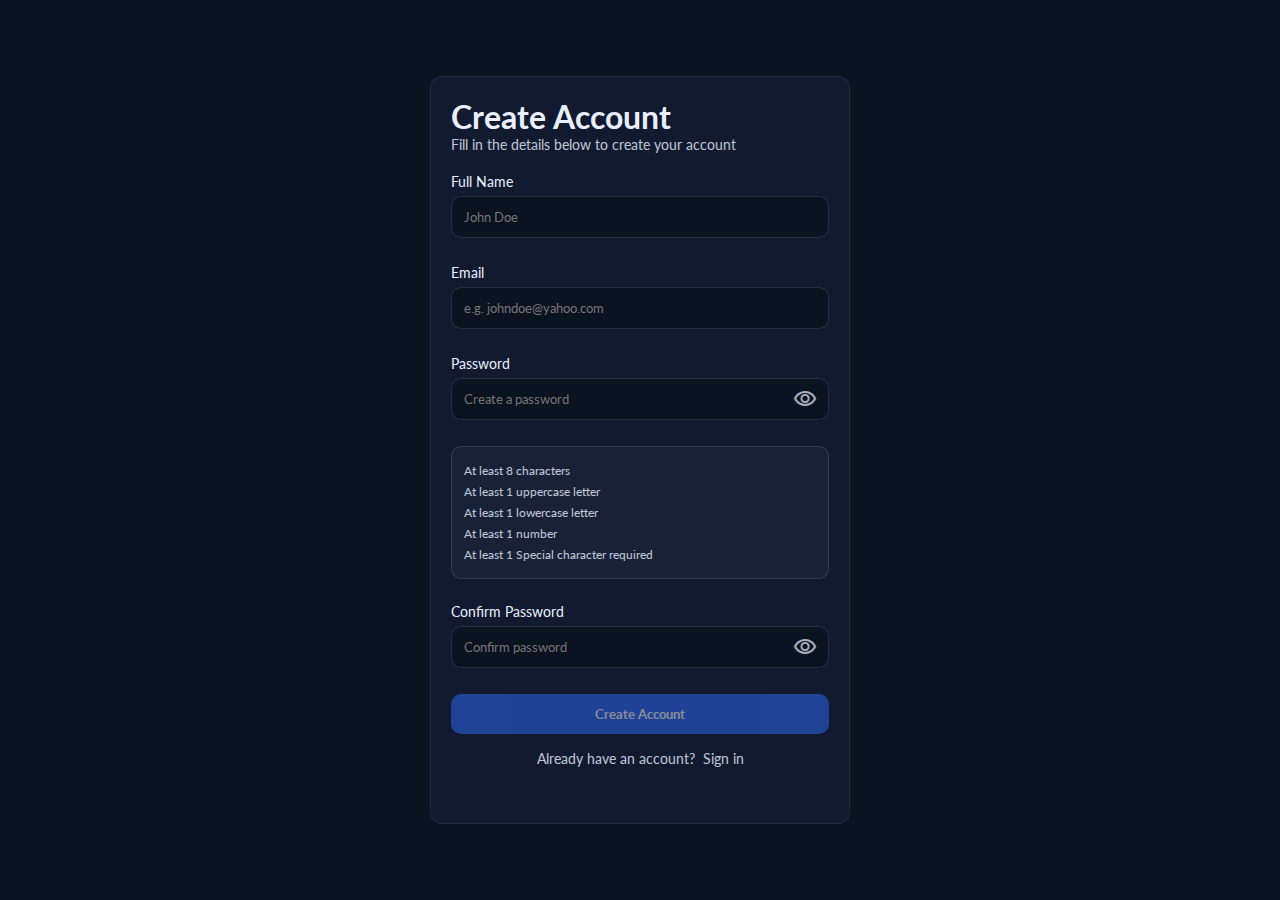
<file: index.html>
<!doctype html>
<html lang="en">
  <head>
    <meta charset="UTF-8" />
    <meta name="viewport" content="width=device-width, initial-scale=1.0" />
    <title>SignUp Form</title>
    <link rel="stylesheet" href="./style.css" />
    <link
      href="https://fonts.googleapis.com/css2?family=Material+Symbols+Outlined"
      rel="stylesheet"
    />
  </head>
  <body>
    <div class="mainContainer">
      <form id="form" class="form" novalidate>
        <h1>Create Account</h1>
        <p class="sub-heading">
          Fill in the details below to create your account
        </p>

        <div class="input-field">
          <label for="fullname">Full Name</label>
          <input
            type="text"
            name="fullname"
            id="fullname"
            placeholder="John Doe"
            autofocus
          />
          <p class="error" id="fullnameError"></p>
        </div>

        <div class="input-field">
          <label for="email">Email</label>
          <input
            type="email"
            name="email"
            id="email"
            placeholder="e.g. johndoe@yahoo.com"
          />
          <p class="error" id="emailError"></p>
        </div>

        <div class="input-field">
          <label for="password">Password</label>
          <div class="password-wrapper">
            <input
              type="password"
              name="password"
              id="password"
              placeholder="Create a password"
            />
            <span class="material-symbols-outlined" id="toggle-password">
              visibility
            </span>
          </div>
          <p class="error" id="passwordError"></p>
        </div>

        <div class="requirements">
          <p class="req" id="r1">At least 8 characters</p>
          <p class="req" id="r2">At least 1 uppercase letter</p>
          <p class="req" id="r3">At least 1 lowercase letter</p>
          <p class="req" id="r4">At least 1 number</p>
          <p class="req" id="r5">At least 1 Special character required</p>
        </div>

        <div class="input-field">
          <label for="confirmPassword">Confirm Password</label>
          <div class="confirm-password-wrapper">
            <input
              type="password"
              name="confirmPassword"
              id="confirmPassword"
              placeholder="Confirm password"
            />
            <span
              class="material-symbols-outlined"
              id="toggle-confirm-password"
            >
              visibility
            </span>
          </div>
          <p class="error" id="confirmPasswordError"></p>
        </div>

        <button type="submit" class="btn" id="button" disabled>
          Create Account
        </button>

        <div class="signInGroup">
          <p class="signInText">Already have an account?</p>
          <a href="./signin.html">Sign in</a>
        </div>

        <p class="formMsg" id="formMsg"></p>
      </form>
    </div>
    <script src="./script.js"></script>
  </body>
</html>
</file>
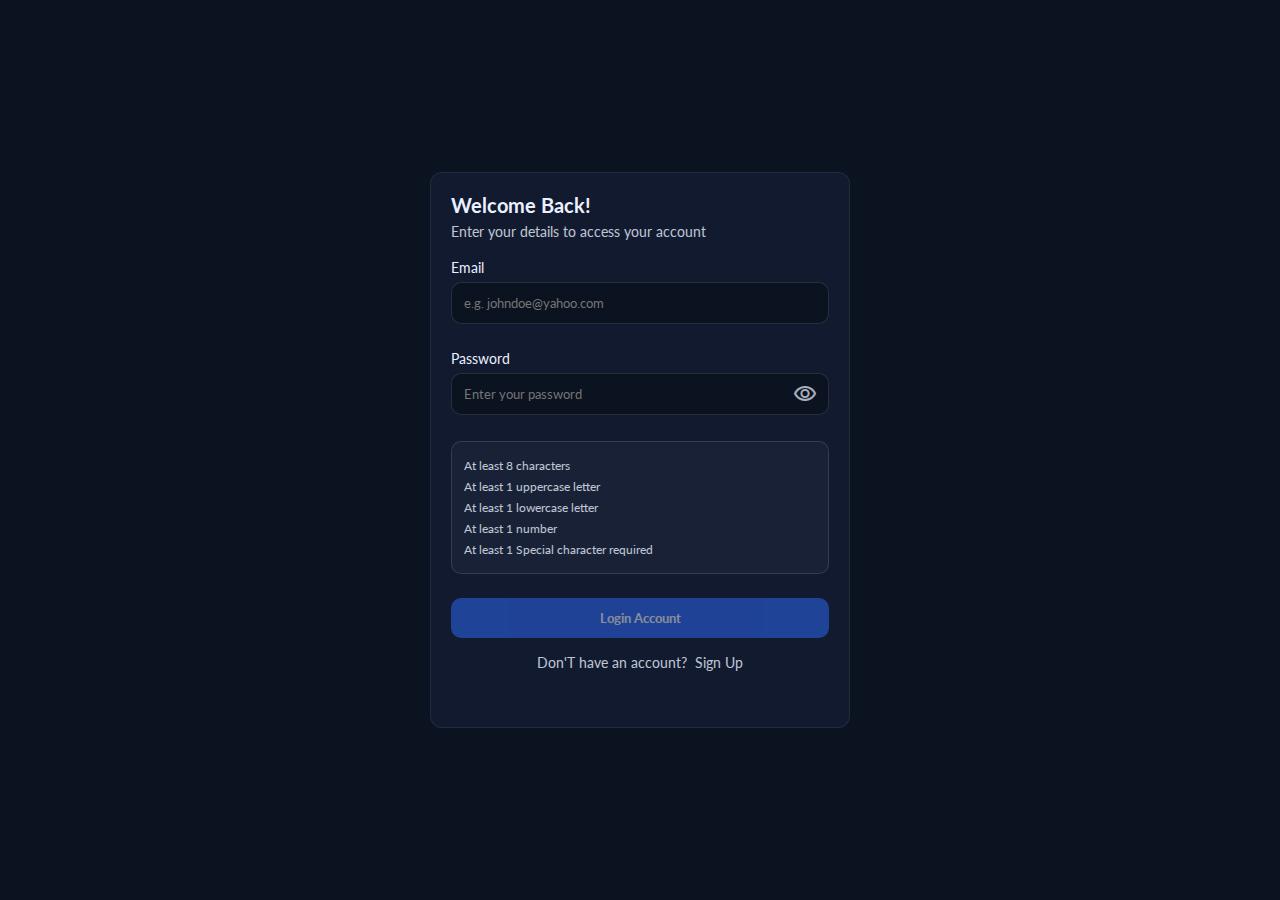
<file: signin.html>
<!doctype html>
<html lang="en">
  <head>
    <meta charset="UTF-8" />
    <meta name="viewport" content="width=device-width, initial-scale=1.0" />
    <title>SignIn Form</title>
    <link rel="stylesheet" href="./style.css" />
    <link
      href="https://fonts.googleapis.com/css2?family=Material+Symbols+Outlined"
      rel="stylesheet"
    />
  </head>
  <body>
    <div class="mainContainer">
      <form class="form" id="form" novalidate>
        <h1 class="mg ft">Welcome Back!</h1>
        <p class="sub-heading">Enter your details to access your account</p>

        <div class="input-field">
          <label for="email">Email</label>
          <input
            type="email"
            name="email"
            id="email"
            placeholder="e.g. johndoe@yahoo.com"
            autofocus
          />
          <p class="error" id="emailError"></p>
        </div>

        <div class="input-field">
          <label for="password">Password</label>
          <div class="password-wrapper">
            <input
              type="password"
              name="password"
              id="password"
              placeholder="Enter your password"
            />
            <span class="material-symbols-outlined" id="toggle-password">
              visibility
            </span>
          </div>
          <p class="error" id="passwordError"></p>
        </div>

        <div class="requirements">
          <p class="req" id="r1">At least 8 characters</p>
          <p class="req" id="r2">At least 1 uppercase letter</p>
          <p class="req" id="r3">At least 1 lowercase letter</p>
          <p class="req" id="r4">At least 1 number</p>
          <p class="req" id="r5">At least 1 Special character required</p>
        </div>

        <button type="submit" class="btn" id="button" disabled>
          Login Account
        </button>

        <div class="signUpGroup">
          <p class="signUpText">Don'T have an account?</p>
          <a href="./index.html">Sign Up</a>
        </div>

        <p class="formMsg" id="formMsg"></p>
      </form>
    </div>

    <script src="./signin.js"></script>
  </body>
</html>
</file>
<file: style.css>
@import url("https://fonts.googleapis.com/css2?family=Lato:ital,wght@0,100;0,300;0,400;0,700;0,900;1,100;1,300;1,400;1,700;1,900&display=swap");

* {
  box-sizing: border-box;
  margin: 0;
  padding: 0;
  font-family: "lato", sans-serif;
}

:root {
  /* COLORS */
  --bg: #0b1220;
  --formBg: #111a2e;
  --reqBgColor: #182135;
  --pryColor: #eaf0ff;
  --formBdColor: 1px solid rgba(255, 255, 255, 0.08);
  --inputBdColor: 1px solid rgba(255, 255, 255, 0.12);
  --validBdColor: #65b965;
  --invalid: #df3232;
  --error: #e04b4b;
  --formMsgColor: #65b965;
  --reqOkColor: #91e491;
  --btnBgColor: #2d6bff;
  --btnColor: #ffffff;

  /* TYPOGRAPHY */
  --bigFontSize: 20px;
  --normalFontSize: 16px;
  --mediumFontSize: 14px;
  --smallFontSize: 12px;
  --fontWeight: bold;

  /* PADDING */
  --spacingMedium: 1rem;
  --paddingBottom: 0 0 1.2rem;
  --paddingNormal: 20px;
  --paddingSmall: 12px;
  --paddingYX: 10px 12px;
  --padding: --spacingSmall 0 0.5rem;

  /* SPACING */
  --spacing1: 6px;
  --spacing1I: 8px;
  --spacing2: 10px;
  --spacing3: 12px;
  --spacing4: 14px;
  --spacing5: 16px;
  --spacing6: 18px;
  --spacing7: 20px;
  --spacing8: 24px;
}

.mainContainer {
  width: 100%;
  height: auto;
  min-height: 100vh;
  background: var(--bg);
  color: var(--pryColor);
  display: grid;
  place-items: center;
  padding: var(--spacingMedium) 0;
}

.form {
  width: min(420px, 100%);
  height: auto;
  background: var(--formBg);
  border: var(--formBdColor);
  border-radius: var(--smallFontSize);
  padding: var(--paddingNormal);
}

.mg {
  margin: 0 0 var(--spacing1);
}

.ft {
  font-size: var(--bigFontSize);
}

.sub-heading {
  font-size: var(--mediumFontSize);
  padding: var(--paddingBottom);
  opacity: 0.8;
}

label {
  display: block;
  margin-bottom: var(--spacing1);
  font-size: var(--mediumFontSize);
}

input {
  width: 100%;
  padding: var(--paddingSmall);
  border-radius: var(--spacing2);
  border: var(--inputBdColor);
  background: var(--bg);
  color: var(--pryColor);
  outline: none;
}

input.valid {
  border-color: var(--validBdColor);
}

input.invalid {
  border-color: var(--invalid);
}

.error {
  font-size: var(--smallFontSize);
  margin: var(--spacing1I) 0 0;
  min-height: var(--spacing6);
  color: var(--error);
}

.formMsg {
  font-size: var(--smallFontSize);
  margin: var(--spacing1I) 0 0;
  min-height: var(--spacing6);
  color: var(--validBdColor);
}

.requirements {
  background-color: var(--reqBgColor);
  border: var(--inputBdColor);
  border-radius: var(--spacing2);
  padding: var(--spacing2) var(--spacing3);
  margin-bottom: var(--spacing8);
}

.req {
  font-size: var(--smallFontSize);
  margin: var(--spacing1) 0;
  opacity: 0.8;
}

.req.ok {
  color: var(--reqOkColor);
  opacity: 1;
}

.password-wrapper,
.confirm-password-wrapper {
  position: relative;
}

span {
  position: absolute;
  right: var(--spacing3);
  top: 50%;
  transform: translateY(-50%);
  cursor: pointer;
  user-select: none;
  opacity: 0.7;
  font-size: var(--spacing8);
}

span:hover {
  opacity: 1;
}

.btn {
  width: 100%;
  border: none;
  border-radius: var(--spacing2);
  padding: var(--paddingSmall);
  background: var(--btnBgColor);
  color: var(--btnColor);
  font-weight: var(--fontWeight);
  cursor: pointer;
}

.btn:disabled {
  opacity: 0.5;
  cursor: not-allowed;
}

.signInGroup,
.signUpGroup {
  display: flex;
  flex-direction: row;
  justify-content: center;
  align-items: center;
  padding: var(--spacingMedium) 0 0.5rem;
  column-gap: var(--spacing1I);
}

.signInText,
.signUpText {
  font-size: var(--mediumFontSize);
  opacity: 0.8;
}

.signInGroup a,
.signUpGroup a {
  color: #eaf0ff;
  text-decoration: none;
  font-size: var(--mediumFontSize);
  opacity: 0.8;
  transition: color 0.3s ease;
}

.signInGroup a:hover,
.signUpGroup a:hover {
  color: #2d6bff;
}

.formMsg {
  margin-top: var(--spacing2);
  min-height: var(--spacing6);
  font-size: var(--spacing3);
  opacity: 0.85;
}

.formMsg.success {
  color: var(--validBdColor);
}

.formMsg.error {
  color: var(--error);
}

@media screen and (max-width: 520px) {
  .mainContainer {
    width: 100%;
    height: auto;
    min-height: 100vh;
    background: var(--bg);
    color: var(--pryColor);
    display: grid;
    place-items: center;
    padding: var(--spacingMedium);
  }
}
</file>
